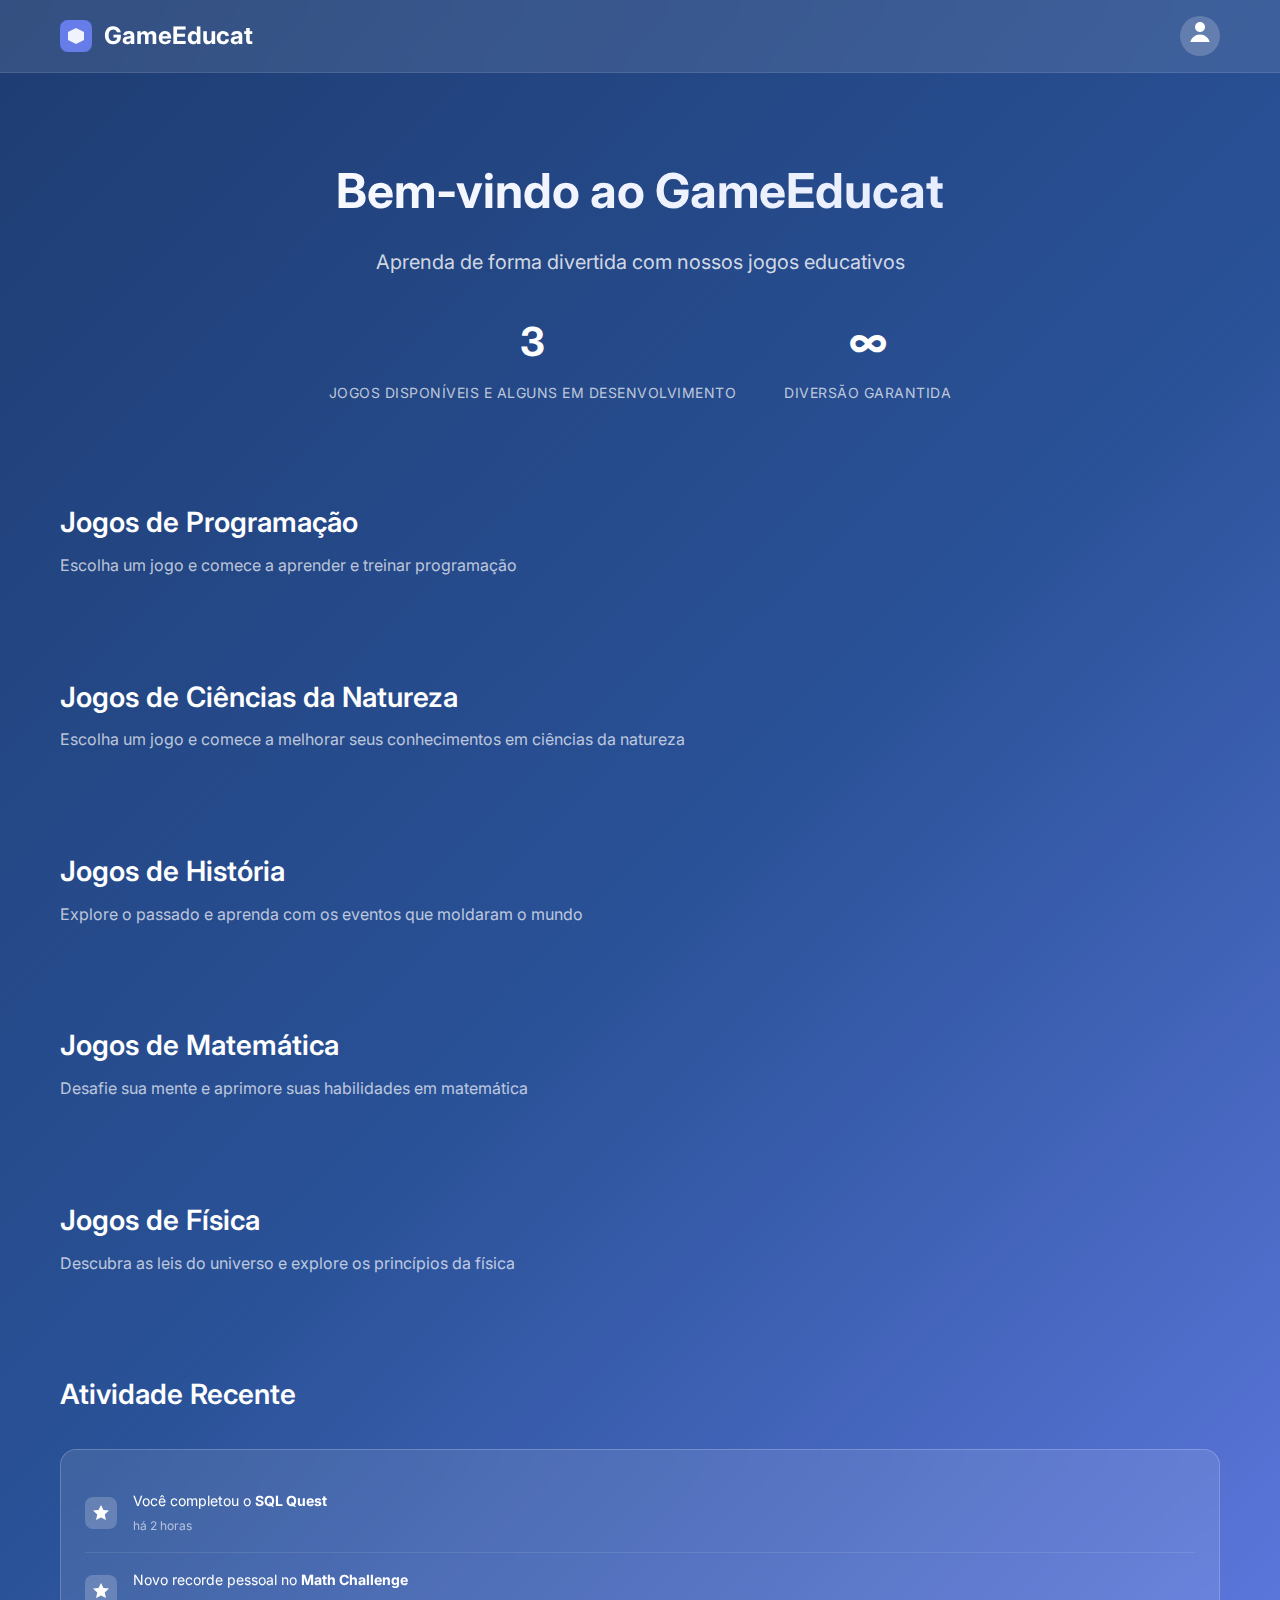
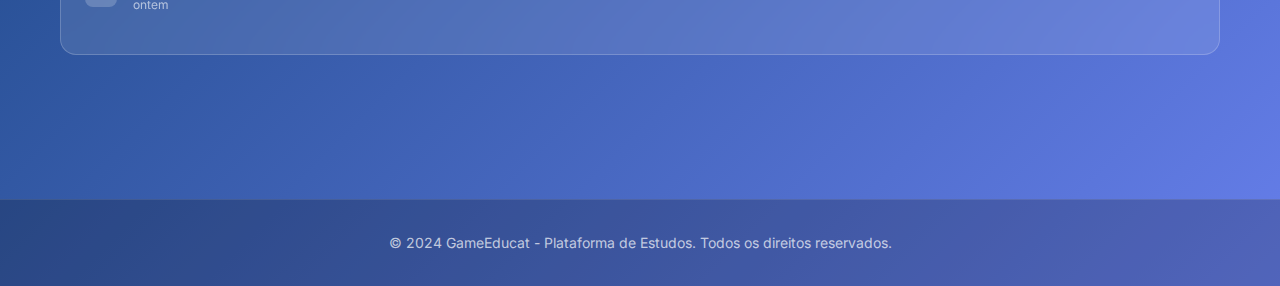
<file: index.html>
<!DOCTYPE html>
<html lang="pt-BR">
<head>
    <meta charset="UTF-8">
    <meta name="viewport" content="width=device-width, initial-scale=1.0">
    <title>GameEducat - Plataforma de Estudos Por Jogos</title>
    <link rel="stylesheet" href="game-center.css">
    <link href="https://fonts.googleapis.com/css2?family=Inter:wght@300;400;500;600;700&display=swap" rel="stylesheet">
</head>
<body>
    <!-- Header -->
    <header class="header">
        <div class="container">
            <div class="header-content">
                <div class="logo">
                    <div class="logo-icon">
                        <svg width="32" height="32" viewBox="0 0 32 32" fill="none">
                            <rect width="32" height="32" rx="8" fill="url(#gradient1)"/>
                            <path d="M8 12L16 8L24 12V20L16 24L8 20V12Z" fill="white" opacity="0.9"/>
                            <defs>
                                <linearGradient id="gradient1" x1="0" y1="0" x2="32" y2="32">
                                    <stop stop-color="#667eea"/>
                                    <stop offset="1" stop-color="#764ba2"/>
                                </linearGradient>
                            </defs>
                        </svg>
                    </div>
                    <h1 class="logo-text">GameEducat</h1>
                </div>
                <div class="user-profile">
                    <div class="user-avatar">
                        <div class="avatar-circle">
                            <svg width="20" height="20" viewBox="0 0 20 20" fill="none">
                                <path d="M10 10C12.7614 10 15 7.76142 15 5C15 2.23858 12.7614 0 10 0C7.23858 0 5 2.23858 5 5C5 7.76142 7.23858 10 10 10Z" fill="currentColor"/>
                                <path d="M10 12.5C4.47715 12.5 0 16.9772 0 22.5H20C20 16.9772 15.5228 12.5 10 12.5Z" fill="currentColor"/>
                            </svg>
                        </div>
                    </div>
                </div>
            </div>
        </div>
    </header>

    <!-- Main Content -->
    <main class="main">
        <div class="container">
            <!-- Hero Section -->
            <section class="hero">
                <div class="hero-content">
                    <h2 class="hero-title">Bem-vindo ao GameEducat</h2>
                    <p class="hero-subtitle">Aprenda de forma divertida com nossos jogos educativos</p>
                </div>
                <div class="hero-stats">
                    <div class="stat-item">
                        <div class="stat-number">3</div>
                        <div class="stat-label">Jogos Disponíveis e alguns em desenvolvimento</div>
                    </div>
                    <div class="stat-item">
                        <div class="stat-number">∞</div>
                        <div class="stat-label">Diversão Garantida</div>
                    </div>
                </div>
            </section>

            <!-- Games Grid - Programação -->
            <section class="games-section">
                <div class="section-header">
                    <h3 class="section-title">Jogos de Programação</h3>
                    <div class="section-subtitle">Escolha um jogo e comece a aprender e treinar programação</div>
                </div>
                
                <div class="games-grid" id="games-grid-programacao">
                    <!-- Games will be dynamically inserted here -->
                </div>
            </section>

            <!-- Games Grid - Ciências da Natureza -->
            <section class="games-section">
                <div class="section-header">
                    <h3 class="section-title">Jogos de Ciências da Natureza</h3>
                    <div class="section-subtitle">Escolha um jogo e comece a melhorar seus conhecimentos em ciências da natureza</div>
                </div>
                
                <div class="games-grid" id="games-grid-natureza">
                    <!-- Games will be dynamically inserted here -->
                </div>
            </section>

            <!-- Games Grid - História -->
            <section class="games-section">
                <div class="section-header">
                    <h3 class="section-title">Jogos de História</h3>
                    <div class="section-subtitle">Explore o passado e aprenda com os eventos que moldaram o mundo</div>
                </div>
                
                <div class="games-grid" id="games-grid-historia">
                    <!-- Games will be dynamically inserted here -->
                </div>
            </section>

            <!-- Games Grid - Matemática -->
            <section class="games-section">
                <div class="section-header">
                    <h3 class="section-title">Jogos de Matemática</h3>
                    <div class="section-subtitle">Desafie sua mente e aprimore suas habilidades em matemática</div>
                </div>
                
                <div class="games-grid" id="games-grid-matematica">
                    <!-- Games will be dynamically inserted here -->
                </div>
            </section>

            <!-- Games Grid - Física -->
            <section class="games-section">
                <div class="section-header">
                    <h3 class="section-title">Jogos de Física</h3>
                    <div class="section-subtitle">Descubra as leis do universo e explore os princípios da física</div>
                </div>
                
                <div class="games-grid" id="games-grid-fisica">
                    <!-- Games will be dynamically inserted here -->
                </div>
            </section>

            <!-- Recent Activity -->
            <section class="activity-section">
                <div class="section-header">
                    <h3 class="section-title">Atividade Recente</h3>
                </div>
                
                <div class="activity-feed" id="activity-feed">
                    <div class="activity-item">
                        <div class="activity-icon">
                            <svg width="16" height="16" viewBox="0 0 16 16" fill="none">
                                <path d="M8 0L10.472 5.056L16 5.528L11.764 9.472L12.944 15L8 12.528L3.056 15L4.236 9.472L0 5.528L5.528 5.056L8 0Z" fill="currentColor"/>
                            </svg>
                        </div>
                        <div class="activity-content">
                            <div class="activity-text">Você completou o <strong>SQL Quest</strong></div>
                            <div class="activity-time">há 2 horas</div>
                        </div>
                    </div>
                    
                    <div class="activity-item">
                        <div class="activity-icon">
                            <svg width="16" height="16" viewBox="0 0 16 16" fill="none">
                                <path d="M8 0L10.472 5.056L16 5.528L11.764 9.472L12.944 15L8 12.528L3.056 15L4.236 9.472L0 5.528L5.528 5.056L8 0Z" fill="currentColor"/>
                            </svg>
                        </div>
                        <div class="activity-content">
                            <div class="activity-text">Novo recorde pessoal no <strong>Math Challenge</strong></div>
                            <div class="activity-time">ontem</div>
                        </div>
                    </div>
                </div>
            </section>
        </div>
    </main>

    <!-- Footer -->
    <footer class="footer">
        <div class="container">
            <div class="footer-content">
               <p>&copy; 2024 GameEducat - Plataforma de Estudos. Todos os direitos reservados.</p>
            </div>
        </div>
    </footer>

    <!-- Game Modal -->
    <div id="game-modal" class="modal hidden">
        <div class="modal-overlay" id="modal-overlay"></div>
        <div class="modal-content">
            <div class="modal-header">
                <h3 id="modal-title">Título do Jogo</h3>
                <button class="modal-close" id="modal-close">
                    <svg width="24" height="24" viewBox="0 0 24 24" fill="none">
                        <path d="M18 6L6 18M6 6L18 18" stroke="currentColor" stroke-width="2" stroke-linecap="round"/>
                    </svg>
                </button>
            </div>
            <div class="modal-body">
                <div class="game-preview" id="game-preview">
                    <div class="preview-icon" id="preview-icon"></div>
                </div>
                <div class="game-info">
                    <p id="modal-description">Descrição do jogo</p>
                    <div class="game-stats">
                        <div class="stat">
                            <span class="stat-label">Dificuldade:</span>
                            <span id="modal-difficulty">Médio</span>
                        </div>
                        <div class="stat">
                            <span class="stat-label">Tempo estimado:</span>
                            <span id="modal-duration">15-30 min</span>
                        </div>
                    </div>
                </div>
            </div>
            <div class="modal-footer">
                <button class="btn btn-secondary" id="modal-cancel">Cancelar</button>
                <button class="btn btn-primary" id="modal-play">Jogar Agora</button>
            </div>
        </div>
    </div>

    <script src="game-center.js"></script>
</body>
</html>
</file>
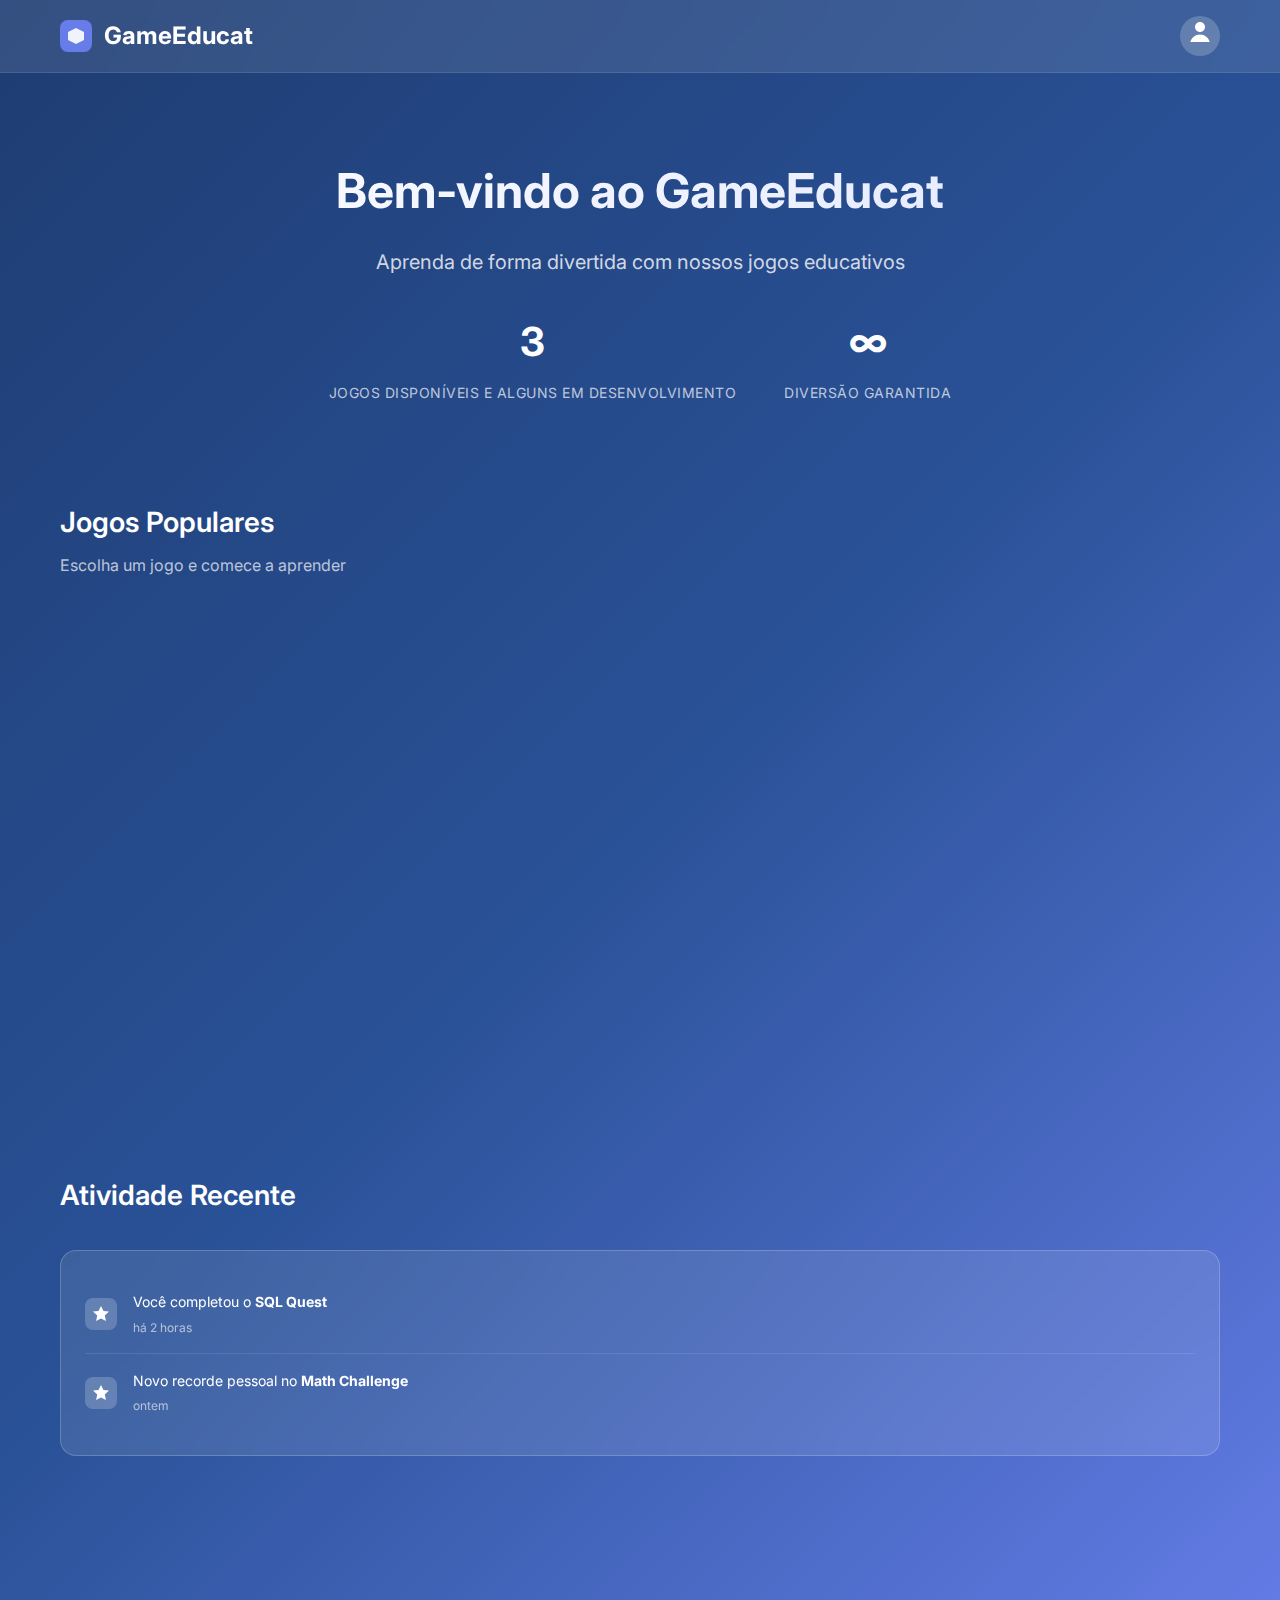
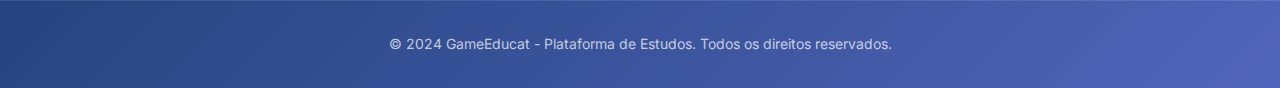
<file: game-center.html>
<!DOCTYPE html>
<html lang="pt-BR">
<head>
    <meta charset="UTF-8">
    <meta name="viewport" content="width=device-width, initial-scale=1.0">
    <title>GameEducat - Plataforma de Estudos</title>
    <link rel="stylesheet" href="game-center.css">
    <link href="https://fonts.googleapis.com/css2?family=Inter:wght@300;400;500;600;700&display=swap" rel="stylesheet">
</head>
<body>
    <!-- Header -->
    <header class="header">
        <div class="container">
            <div class="header-content">
                <div class="logo">
                    <div class="logo-icon">
                        <svg width="32" height="32" viewBox="0 0 32 32" fill="none">
                            <rect width="32" height="32" rx="8" fill="url(#gradient1)"/>
                            <path d="M8 12L16 8L24 12V20L16 24L8 20V12Z" fill="white" opacity="0.9"/>
                            <defs>
                                <linearGradient id="gradient1" x1="0" y1="0" x2="32" y2="32">
                                    <stop stop-color="#667eea"/>
                                    <stop offset="1" stop-color="#764ba2"/>
                                </linearGradient>
                            </defs>
                        </svg>
                    </div>
                    <h1 class="logo-text">GameEducat</h1>
                </div>
                <div class="user-profile">
                    <div class="user-avatar">
                        <div class="avatar-circle">
                            <svg width="20" height="20" viewBox="0 0 20 20" fill="none">
                                <path d="M10 10C12.7614 10 15 7.76142 15 5C15 2.23858 12.7614 0 10 0C7.23858 0 5 2.23858 5 5C5 7.76142 7.23858 10 10 10Z" fill="currentColor"/>
                                <path d="M10 12.5C4.47715 12.5 0 16.9772 0 22.5H20C20 16.9772 15.5228 12.5 10 12.5Z" fill="currentColor"/>
                            </svg>
                        </div>
                    </div>
                </div>
            </div>
        </div>
    </header>

    <!-- Main Content -->
    <main class="main">
        <div class="container">
            <!-- Hero Section -->
            <section class="hero">
                <div class="hero-content">
                    <h2 class="hero-title">Bem-vindo ao GameEducat</h2>
                    <p class="hero-subtitle">Aprenda de forma divertida com nossos jogos educativos</p>
                </div>
                <div class="hero-stats">
                    <div class="stat-item">
                        <div class="stat-number">3</div>
                        <div class="stat-label">Jogos Disponíveis e alguns em desenvolvimento</div>
                    </div>
                    <div class="stat-item">
                        <div class="stat-number">∞</div>
                        <div class="stat-label">Diversão Garantida</div>
                    </div>
                </div>
            </section>

            <!-- Games Grid -->
            <section class="games-section">
                <div class="section-header">
                    <h3 class="section-title">Jogos Populares</h3>
                    <div class="section-subtitle">Escolha um jogo e comece a aprender</div>
                </div>
                
                <div class="games-grid" id="games-grid">
                    <!-- Games will be dynamically inserted here -->
                </div>
            </section>

            <!-- Recent Activity -->
            <section class="activity-section">
                <div class="section-header">
                    <h3 class="section-title">Atividade Recente</h3>
                </div>
                
                <div class="activity-feed" id="activity-feed">
                    <div class="activity-item">
                        <div class="activity-icon">
                            <svg width="16" height="16" viewBox="0 0 16 16" fill="none">
                                <path d="M8 0L10.472 5.056L16 5.528L11.764 9.472L12.944 15L8 12.528L3.056 15L4.236 9.472L0 5.528L5.528 5.056L8 0Z" fill="currentColor"/>
                            </svg>
                        </div>
                        <div class="activity-content">
                            <div class="activity-text">Você completou o <strong>SQL Quest</strong></div>
                            <div class="activity-time">há 2 horas</div>
                        </div>
                    </div>
                    
                    <div class="activity-item">
                        <div class="activity-icon">
                            <svg width="16" height="16" viewBox="0 0 16 16" fill="none">
                                <path d="M8 0L10.472 5.056L16 5.528L11.764 9.472L12.944 15L8 12.528L3.056 15L4.236 9.472L0 5.528L5.528 5.056L8 0Z" fill="currentColor"/>
                            </svg>
                        </div>
                        <div class="activity-content">
                            <div class="activity-text">Novo recorde pessoal no <strong>Math Challenge</strong></div>
                            <div class="activity-time">ontem</div>
                        </div>
                    </div>
                </div>
            </section>
        </div>
    </main>

    <!-- Footer -->
    <footer class="footer">
        <div class="container">
            <div class="footer-content">
               <p>&copy; 2024 GameEducat - Plataforma de Estudos. Todos os direitos reservados.</p>
            </div>
        </div>
    </footer>

    <!-- Game Modal -->
    <div id="game-modal" class="modal hidden">
        <div class="modal-overlay" id="modal-overlay"></div>
        <div class="modal-content">
            <div class="modal-header">
                <h3 id="modal-title">Título do Jogo</h3>
                <button class="modal-close" id="modal-close">
                    <svg width="24" height="24" viewBox="0 0 24 24" fill="none">
                        <path d="M18 6L6 18M6 6L18 18" stroke="currentColor" stroke-width="2" stroke-linecap="round"/>
                    </svg>
                </button>
            </div>
            <div class="modal-body">
                <div class="game-preview" id="game-preview">
                    <div class="preview-icon" id="preview-icon"></div>
                </div>
                <div class="game-info">
                    <p id="modal-description">Descrição do jogo</p>
                    <div class="game-stats">
                        <div class="stat">
                            <span class="stat-label">Dificuldade:</span>
                            <span id="modal-difficulty">Médio</span>
                        </div>
                        <div class="stat">
                            <span class="stat-label">Tempo estimado:</span>
                            <span id="modal-duration">15-30 min</span>
                        </div>
                    </div>
                </div>
            </div>
            <div class="modal-footer">
                <button class="btn btn-secondary" id="modal-cancel">Cancelar</button>
                <button class="btn btn-primary" id="modal-play">Jogar Agora</button>
            </div>
        </div>
    </div>

    <script src="game-center.js"></script>
</body>
</html>
</file>
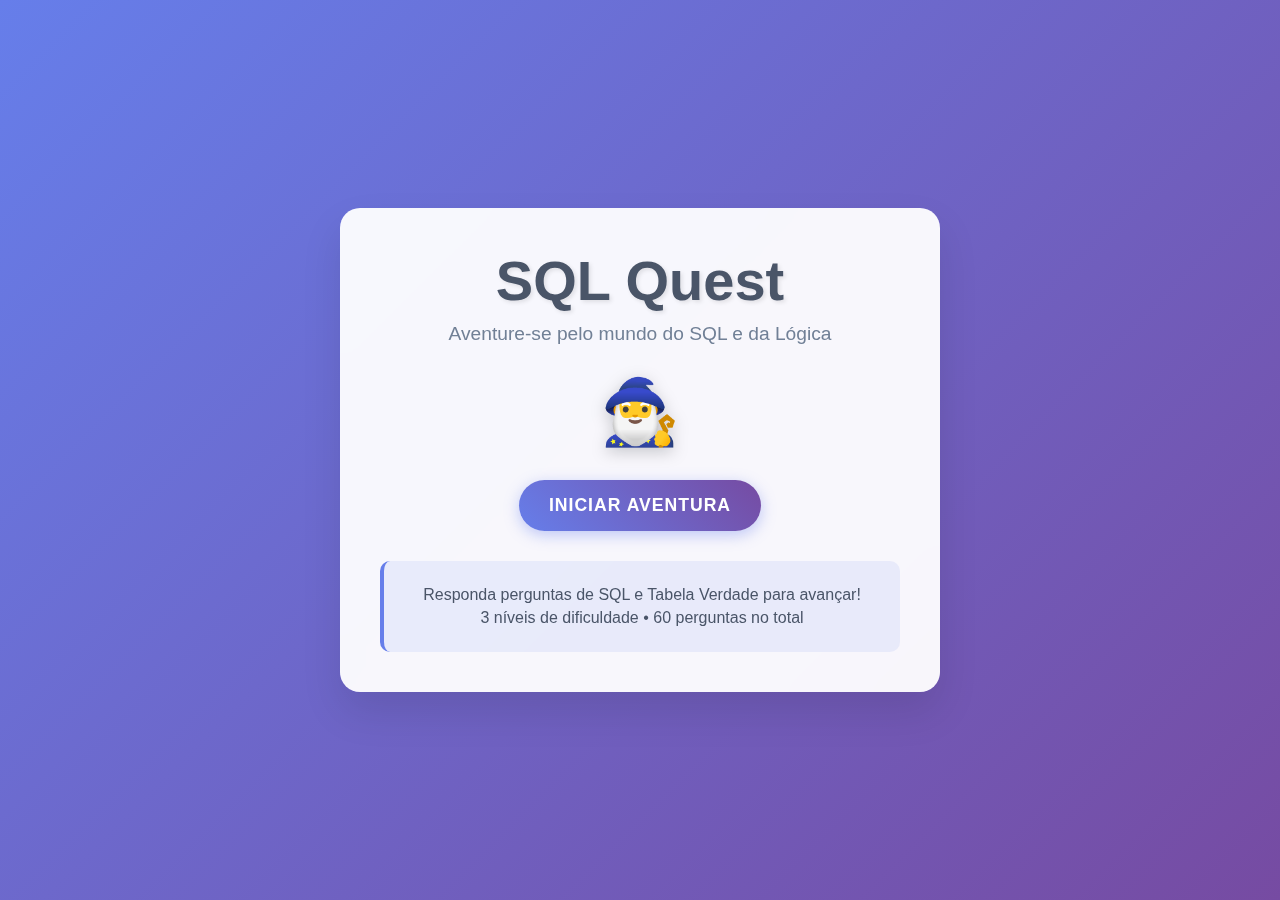
<file: sqlquest.html>
<!DOCTYPE html>
<html lang="pt-BR">
<head>
    <meta charset="UTF-8">
    <meta name="viewport" content="width=device-width, initial-scale=1.0">
    <title>SQL Quest - Jogo Interativo de SQL</title>
    <link rel="stylesheet" href="styles.css">
</head>
<body>
    <!-- Tela inicial -->
    <div id="start-screen" class="screen active">
        <div class="container">
            <h1 class="game-title">SQL Quest</h1>
            <p class="game-subtitle">Aventure-se pelo mundo do SQL e da Lógica</p>
            <div class="character-preview">
                <div class="character" id="preview-character">🧙‍♂️</div>
            </div>
            <button id="start-btn" class="btn btn-primary">Iniciar Aventura</button>
            <div class="game-info">
                <p>Responda perguntas de SQL e Tabela Verdade para avançar!</p>
                <p>3 níveis de dificuldade • 60 perguntas no total</p>
            </div>
        </div>
    </div>

    <!-- Tela do jogo -->
    <div id="game-screen" class="screen">
        <div class="game-header">
            <div class="progress-container">
                <div class="level-info">
                    <span id="current-level">Nível 1</span>
                    <span id="question-counter">1/20</span>
                </div>
                <div class="progress-bar">
                    <div id="progress-fill" class="progress-fill"></div>
                </div>
            </div>
            <div class="score-info">
                <span id="score">Pontuação: 0</span>
            </div>
        </div>

        <div class="game-content">
            <div class="character-section">
                <div class="character-container">
                    <div class="character" id="game-character">🧙‍♂️</div>
                    <div class="character-path">
                        <div class="path-segment" data-level="1"></div>
                        <div class="path-segment" data-level="2"></div>
                        <div class="path-segment" data-level="3"></div>
                    </div>
                </div>
            </div>

            <div class="question-section">
                <div class="question-container">
                    <h2 id="question-text" class="question-text">Carregando pergunta...</h2>
                    <div id="options-container" class="options-container">
                        <!-- Opções serão inseridas dinamicamente -->
                    </div>
                </div>
            </div>
        </div>

        <!-- Feedback de resposta -->
        <div id="feedback" class="feedback hidden">
            <div class="feedback-content">
                <div id="feedback-icon" class="feedback-icon"></div>
                <div id="feedback-message" class="feedback-message"></div>
            </div>
        </div>
    </div>

    <!-- Tela de fim de jogo -->
    <div id="end-screen" class="screen">
        <div class="container">
            <h1 class="end-title">Parabéns!</h1>
            <div class="character-celebration">
                <div class="character" id="end-character">🧙‍♂️</div>
            </div>
            <div class="final-stats">
                <h2>Sua Jornada foi Concluída!</h2>
                <div class="stats">
                    <div class="stat">
                        <span class="stat-label">Pontuação Final:</span>
                        <span id="final-score" class="stat-value">0</span>
                    </div>
                    <div class="stat">
                        <span class="stat-label">Acertos:</span>
                        <span id="final-correct" class="stat-value">0</span>
                    </div>
                    <div class="stat">
                        <span class="stat-label">Precisão:</span>
                        <span id="final-accuracy" class="stat-value">0%</span>
                    </div>
                </div>
            </div>
            <div class="end-actions">
                <button id="restart-btn" class="btn btn-primary">Jogar Novamente</button>
            </div>
        </div>
    </div>

    <!-- Canvas para confetes -->
    <canvas id="confetti-canvas"></canvas>

    <!-- Mensagens positivas -->
    <div id="positive-messages" class="positive-messages hidden">
        <div class="message-content">
            <span id="message-text"></span>
        </div>
    </div>

    <script src="script.js"></script>
</body>
</html>
</file>
<file: game-center.css>
/* Reset e configurações básicas */
* {
    margin: 0;
    padding: 0;
    box-sizing: border-box;
}

body {
    font-family: 'Inter', -apple-system, BlinkMacSystemFont, 'Segoe UI', Roboto, sans-serif;
    background: linear-gradient(135deg, #1e3c72 0%, #2a5298 50%, #667eea 100%);
    min-height: 100vh;
    color: #ffffff;
    line-height: 1.6;
}

.container {
    max-width: 1200px;
    margin: 0 auto;
    padding: 0 20px;
}

/* Header */
.header {
    background: rgba(255, 255, 255, 0.1);
    backdrop-filter: blur(20px);
    border-bottom: 1px solid rgba(255, 255, 255, 0.1);
    position: sticky;
    top: 0;
    z-index: 100;
}

.header-content {
    display: flex;
    justify-content: space-between;
    align-items: center;
    padding: 1rem 0;
}

.logo {
    display: flex;
    align-items: center;
    gap: 12px;
}

.logo-icon {
    display: flex;
    align-items: center;
    justify-content: center;
}

.logo-text {
    font-size: 1.5rem;
    font-weight: 700;
    color: #ffffff;
    content: "GameEducat";
}

.user-profile {
    display: flex;
    align-items: center;
}

.user-avatar {
    width: 40px;
    height: 40px;
    border-radius: 50%;
    background: rgba(255, 255, 255, 0.2);
    display: flex;
    align-items: center;
    justify-content: center;
    cursor: pointer;
    transition: all 0.3s ease;
}

.user-avatar:hover {
    background: rgba(255, 255, 255, 0.3);
    transform: scale(1.05);
}

.avatar-circle {
    color: #ffffff;
}

/* Main Content */
.main {
    padding: 2rem 0;
}

/* Hero Section */
.hero {
    text-align: center;
    padding: 3rem 0;
    margin-bottom: 3rem;
}

.hero-content {
    margin-bottom: 2rem;
}

.hero-title {
    font-size: 3rem;
    font-weight: 700;
    margin-bottom: 1rem;
    background: linear-gradient(135deg, #ffffff 0%, #e0e7ff 100%);
    -webkit-background-clip: text;
    -webkit-text-fill-color: transparent;
    background-clip: text;
}

.hero-subtitle {
    font-size: 1.25rem;
    color: rgba(255, 255, 255, 0.8);
    font-weight: 400;
}

.hero-stats {
    display: flex;
    justify-content: center;
    gap: 3rem;
    margin-top: 2rem;
}

.stat-item {
    text-align: center;
}

.stat-number {
    font-size: 2.5rem;
    font-weight: 700;
    color: #ffffff;
    margin-bottom: 0.5rem;
}

.stat-label {
    font-size: 0.875rem;
    color: rgba(255, 255, 255, 0.7);
    text-transform: uppercase;
    letter-spacing: 0.5px;
}

/* Section Headers */
.section-header {
    margin-bottom: 2rem;
}

.section-title {
    font-size: 1.75rem;
    font-weight: 600;
    color: #ffffff;
    margin-bottom: 0.5rem;
}

.section-subtitle {
    color: rgba(255, 255, 255, 0.7);
    font-size: 1rem;
}

/* Games Grid */
.games-section {
    margin-bottom: 4rem;
}

.games-grid {
    display: grid;
    grid-template-columns: repeat(auto-fit, minmax(320px, 1fr));
    gap: 1.5rem;
    margin-bottom: 2rem;
}

.game-card {
    background: rgba(255, 255, 255, 0.1);
    backdrop-filter: blur(20px);
    border: 1px solid rgba(255, 255, 255, 0.2);
    border-radius: 16px;
    padding: 1.5rem;
    cursor: pointer;
    transition: all 0.3s ease;
    position: relative;
    overflow: hidden;
}

.game-card::before {
    content: '';
    position: absolute;
    top: 0;
    left: 0;
    right: 0;
    bottom: 0;
    background: linear-gradient(135deg, rgba(255, 255, 255, 0.1) 0%, rgba(255, 255, 255, 0.05) 100%);
    opacity: 0;
    transition: opacity 0.3s ease;
}

.game-card:hover {
    transform: translateY(-4px);
    box-shadow: 0 20px 40px rgba(0, 0, 0, 0.2);
    border-color: rgba(255, 255, 255, 0.3);
}

.game-card:hover::before {
    opacity: 1;
}

.game-header {
    display: flex;
    align-items: center;
    gap: 1rem;
    margin-bottom: 1rem;
    position: relative;
    z-index: 1;
}

.game-icon {
    width: 48px;
    height: 48px;
    border-radius: 12px;
    display: flex;
    align-items: center;
    justify-content: center;
    font-size: 1.5rem;
    color: #ffffff;
    flex-shrink: 0;
}

.game-info h3 {
    font-size: 1.25rem;
    font-weight: 600;
    color: #ffffff;
    margin-bottom: 0.25rem;
}

.game-status {
    font-size: 0.875rem;
    color: rgba(255, 255, 255, 0.7);
}

.game-description {
    color: rgba(255, 255, 255, 0.8);
    font-size: 0.875rem;
    line-height: 1.5;
    margin-bottom: 1rem;
    position: relative;
    z-index: 1;
}

.game-footer {
    display: flex;
    justify-content: space-between;
    align-items: center;
    position: relative;
    z-index: 1;
}

.game-difficulty {
    display: flex;
    align-items: center;
    gap: 0.5rem;
    font-size: 0.75rem;
    color: rgba(255, 255, 255, 0.7);
    text-transform: uppercase;
    letter-spacing: 0.5px;
}

.difficulty-dots {
    display: flex;
    gap: 2px;
}

.difficulty-dot {
    width: 4px;
    height: 4px;
    border-radius: 50%;
    background: rgba(255, 255, 255, 0.3);
}

.difficulty-dot.active {
    background: #ffffff;
}

.play-button {
    background: rgba(255, 255, 255, 0.2);
    border: 1px solid rgba(255, 255, 255, 0.3);
    color: #ffffff;
    padding: 0.5rem 1rem;
    border-radius: 8px;
    font-size: 0.875rem;
    font-weight: 500;
    cursor: pointer;
    transition: all 0.3s ease;
}

.play-button:hover {
    background: rgba(255, 255, 255, 0.3);
    transform: scale(1.05);
}

/* Activity Section */
.activity-section {
    margin-bottom: 3rem;
}

.activity-feed {
    background: rgba(255, 255, 255, 0.1);
    backdrop-filter: blur(20px);
    border: 1px solid rgba(255, 255, 255, 0.2);
    border-radius: 16px;
    padding: 1.5rem;
}

.activity-item {
    display: flex;
    align-items: center;
    gap: 1rem;
    padding: 1rem 0;
    border-bottom: 1px solid rgba(255, 255, 255, 0.1);
}

.activity-item:last-child {
    border-bottom: none;
}

.activity-icon {
    width: 32px;
    height: 32px;
    border-radius: 8px;
    background: rgba(255, 255, 255, 0.2);
    display: flex;
    align-items: center;
    justify-content: center;
    color: #ffffff;
    flex-shrink: 0;
}

.activity-content {
    flex: 1;
}

.activity-text {
    color: #ffffff;
    font-size: 0.875rem;
    margin-bottom: 0.25rem;
}

.activity-time {
    color: rgba(255, 255, 255, 0.6);
    font-size: 0.75rem;
}

/* Footer */
.footer {
    background: rgba(0, 0, 0, 0.2);
    border-top: 1px solid rgba(255, 255, 255, 0.1);
    padding: 2rem 0;
    margin-top: 4rem;
}

.footer-content {
    text-align: center;
    color: rgba(255, 255, 255, 0.7);
    font-size: 0.875rem;
}

/* Modal */
.modal {
    position: fixed;
    top: 0;
    left: 0;
    right: 0;
    bottom: 0;
    z-index: 1000;
    display: flex;
    align-items: center;
    justify-content: center;
    padding: 2rem;
}

.modal.hidden {
    display: none;
}

.modal-overlay {
    position: absolute;
    top: 0;
    left: 0;
    right: 0;
    bottom: 0;
    background: rgba(0, 0, 0, 0.8);
    backdrop-filter: blur(10px);
}

.modal-content {
    background: rgba(255, 255, 255, 0.1);
    backdrop-filter: blur(20px);
    border: 1px solid rgba(255, 255, 255, 0.2);
    border-radius: 20px;
    padding: 2rem;
    max-width: 500px;
    width: 100%;
    position: relative;
    z-index: 1;
}

.modal-header {
    display: flex;
    justify-content: space-between;
    align-items: center;
    margin-bottom: 1.5rem;
}

.modal-header h3 {
    font-size: 1.5rem;
    font-weight: 600;
    color: #ffffff;
}

.modal-close {
    background: none;
    border: none;
    color: rgba(255, 255, 255, 0.7);
    cursor: pointer;
    padding: 0.5rem;
    border-radius: 8px;
    transition: all 0.3s ease;
}

.modal-close:hover {
    background: rgba(255, 255, 255, 0.1);
    color: #ffffff;
}

.modal-body {
    margin-bottom: 2rem;
}

.game-preview {
    text-align: center;
    margin-bottom: 1.5rem;
}

.preview-icon {
    width: 80px;
    height: 80px;
    border-radius: 16px;
    margin: 0 auto 1rem;
    display: flex;
    align-items: center;
    justify-content: center;
    font-size: 2rem;
    color: #ffffff;
}

.game-info p {
    color: rgba(255, 255, 255, 0.8);
    line-height: 1.6;
    margin-bottom: 1rem;
}

.game-stats {
    display: flex;
    flex-direction: column;
    gap: 0.5rem;
}

.stat {
    display: flex;
    justify-content: space-between;
    align-items: center;
}

.stat-label {
    color: rgba(255, 255, 255, 0.7);
    font-size: 0.875rem;
}

.modal-footer {
    display: flex;
    gap: 1rem;
    justify-content: flex-end;
}

.btn {
    padding: 0.75rem 1.5rem;
    border-radius: 10px;
    font-size: 0.875rem;
    font-weight: 500;
    cursor: pointer;
    transition: all 0.3s ease;
    border: none;
}

.btn-primary {
    background: linear-gradient(135deg, #667eea 0%, #764ba2 100%);
    color: #ffffff;
}

.btn-primary:hover {
    transform: translateY(-2px);
    box-shadow: 0 10px 20px rgba(102, 126, 234, 0.3);
}

.btn-secondary {
    background: rgba(255, 255, 255, 0.1);
    color: #ffffff;
    border: 1px solid rgba(255, 255, 255, 0.2);
}

.btn-secondary:hover {
    background: rgba(255, 255, 255, 0.2);
}

/* Responsividade */
@media (max-width: 768px) {
    .hero-title {
        font-size: 2rem;
    }
    
    .hero-subtitle {
        font-size: 1rem;
    }
    
    .hero-stats {
        gap: 2rem;
    }
    
    .games-grid {
        grid-template-columns: 1fr;
    }
    
    .modal-content {
        margin: 1rem;
        padding: 1.5rem;
    }
    
    .modal-footer {
        flex-direction: column;
    }
    
    .btn {
        width: 100%;
    }
}

@media (max-width: 480px) {
    .container {
        padding: 0 15px;
    }
    
    .hero {
        padding: 2rem 0;
    }
    
    .hero-stats {
        flex-direction: column;
        gap: 1rem;
    }
    
    .game-card {
        padding: 1rem;
    }
}
</file>
<file: styles.css>
/* Reset e configurações básicas */
* {
    margin: 0;
    padding: 0;
    box-sizing: border-box;
}

body {
    font-family: 'Segoe UI', Tahoma, Geneva, Verdana, sans-serif;
    background: linear-gradient(135deg, #667eea 0%, #764ba2 100%);
    min-height: 100vh;
    overflow-x: hidden;
}

/* Telas */
.screen {
    display: none;
    min-height: 100vh;
    padding: 20px;
}

.screen.active {
    display: flex;
    flex-direction: column;
    justify-content: center;
    align-items: center;
}

.container {
    text-align: center;
    max-width: 600px;
    width: 100%;
    background: rgba(255, 255, 255, 0.95);
    border-radius: 20px;
    padding: 40px;
    box-shadow: 0 20px 40px rgba(0, 0, 0, 0.1);
    backdrop-filter: blur(10px);
}

/* Tela inicial */
.game-title {
    font-size: 3.5rem;
    font-weight: bold;
    color: #4a5568;
    margin-bottom: 10px;
    text-shadow: 2px 2px 4px rgba(0, 0, 0, 0.1);
}

.game-subtitle {
    font-size: 1.2rem;
    color: #718096;
    margin-bottom: 30px;
}

.character-preview {
    margin: 30px 0;
}

.character {
    font-size: 4rem;
    display: inline-block;
    animation: bounce 2s infinite;
    filter: drop-shadow(0 4px 8px rgba(0, 0, 0, 0.2));
}

@keyframes bounce {
    0%, 20%, 50%, 80%, 100% {
        transform: translateY(0);
    }
    40% {
        transform: translateY(-10px);
    }
    60% {
        transform: translateY(-5px);
    }
}

.game-info {
    margin-top: 30px;
    padding: 20px;
    background: rgba(102, 126, 234, 0.1);
    border-radius: 10px;
    border-left: 4px solid #667eea;
}

.game-info p {
    margin: 5px 0;
    color: #4a5568;
}

/* Botões */
.btn {
    padding: 15px 30px;
    font-size: 1.1rem;
    font-weight: bold;
    border: none;
    border-radius: 50px;
    cursor: pointer;
    transition: all 0.3s ease;
    text-transform: uppercase;
    letter-spacing: 1px;
}

.btn-primary {
    background: linear-gradient(45deg, #667eea, #764ba2);
    color: white;
    box-shadow: 0 4px 15px rgba(102, 126, 234, 0.4);
}

.btn-primary:hover {
    transform: translateY(-2px);
    box-shadow: 0 6px 20px rgba(102, 126, 234, 0.6);
}

.btn-primary:active {
    transform: translateY(0);
}

/* Tela do jogo */
#game-screen {
    display: none;
    padding: 0;
    min-height: 100vh;
}

#game-screen.active {
    display: block;
}

.game-header {
    background: rgba(255, 255, 255, 0.95);
    padding: 20px;
    box-shadow: 0 2px 10px rgba(0, 0, 0, 0.1);
    backdrop-filter: blur(10px);
}

.progress-container {
    max-width: 800px;
    margin: 0 auto;
}

.level-info {
    display: flex;
    justify-content: space-between;
    margin-bottom: 10px;
    font-weight: bold;
    color: #4a5568;
}

.progress-bar {
    width: 100%;
    height: 8px;
    background: rgba(0, 0, 0, 0.1);
    border-radius: 4px;
    overflow: hidden;
}

.progress-fill {
    height: 100%;
    background: linear-gradient(45deg, #667eea, #764ba2);
    width: 0%;
    transition: width 0.5s ease;
}

.score-info {
    text-align: center;
    margin-top: 15px;
    font-weight: bold;
    color: #4a5568;
    font-size: 1.1rem;
}

.game-content {
    display: flex;
    min-height: calc(100vh - 120px);
    max-width: 1200px;
    margin: 0 auto;
    padding: 20px;
    gap: 40px;
}

.character-section {
    flex: 1;
    display: flex;
    align-items: center;
    justify-content: center;
}

.character-container {
    position: relative;
    width: 100%;
    max-width: 400px;
}

#game-character {
    font-size: 5rem;
    position: absolute;
    left: 0;
    top: 50%;
    transform: translateY(-50%);
    transition: left 1s ease-in-out;
    z-index: 10;
}

.character-path {
    display: flex;
    justify-content: space-between;
    align-items: center;
    height: 60px;
    background: linear-gradient(90deg, #e2e8f0, #cbd5e0);
    border-radius: 30px;
    padding: 0 20px;
    position: relative;
    margin-top: 50px;
}

.path-segment {
    width: 40px;
    height: 40px;
    border-radius: 50%;
    background: #a0aec0;
    display: flex;
    align-items: center;
    justify-content: center;
    font-weight: bold;
    color: white;
    position: relative;
    transition: all 0.3s ease;
}

.path-segment.completed {
    background: linear-gradient(45deg, #48bb78, #38a169);
    transform: scale(1.1);
}

.path-segment.current {
    background: linear-gradient(45deg, #667eea, #764ba2);
    animation: pulse 2s infinite;
}

@keyframes pulse {
    0% {
        box-shadow: 0 0 0 0 rgba(102, 126, 234, 0.7);
    }
    70% {
        box-shadow: 0 0 0 10px rgba(102, 126, 234, 0);
    }
    100% {
        box-shadow: 0 0 0 0 rgba(102, 126, 234, 0);
    }
}

.question-section {
    flex: 2;
    display: flex;
    align-items: center;
    justify-content: center;
}

.question-container {
    background: rgba(255, 255, 255, 0.95);
    border-radius: 20px;
    padding: 40px;
    box-shadow: 0 10px 30px rgba(0, 0, 0, 0.1);
    backdrop-filter: blur(10px);
    width: 100%;
    max-width: 600px;
}

.question-text {
    font-size: 1.4rem;
    color: #2d3748;
    margin-bottom: 30px;
    line-height: 1.6;
    text-align: left;
}

.options-container {
    display: grid;
    gap: 15px;
}

.option-btn {
    padding: 20px;
    background: #f7fafc;
    border: 2px solid #e2e8f0;
    border-radius: 15px;
    cursor: pointer;
    transition: all 0.3s ease;
    text-align: left;
    font-size: 1rem;
    color: #2d3748;
    font-weight: 500;
}

.option-btn:hover {
    background: #edf2f7;
    border-color: #cbd5e0;
    transform: translateY(-2px);
    box-shadow: 0 4px 12px rgba(0, 0, 0, 0.1);
}

.option-btn.correct {
    background: linear-gradient(45deg, #48bb78, #38a169);
    color: white;
    border-color: #38a169;
}

.option-btn.incorrect {
    background: linear-gradient(45deg, #f56565, #e53e3e);
    color: white;
    border-color: #e53e3e;
}

.option-btn.disabled {
    pointer-events: none;
    opacity: 0.7;
}

/* Feedback */
.feedback {
    position: fixed;
    top: 50%;
    left: 50%;
    transform: translate(-50%, -50%);
    background: rgba(255, 255, 255, 0.98);
    border-radius: 20px;
    padding: 40px;
    box-shadow: 0 20px 40px rgba(0, 0, 0, 0.2);
    backdrop-filter: blur(10px);
    z-index: 1000;
    text-align: center;
    min-width: 300px;
}

.feedback.hidden {
    display: none;
}

.feedback-icon {
    font-size: 4rem;
    margin-bottom: 20px;
}

.feedback-message {
    font-size: 1.3rem;
    font-weight: bold;
    color: #2d3748;
}

/* Tela final */
.end-title {
    font-size: 3rem;
    color: #4a5568;
    margin-bottom: 20px;
}

.character-celebration {
    margin: 30px 0;
}

.character-celebration .character {
    font-size: 6rem;
    animation: celebrate 1s infinite alternate;
}

@keyframes celebrate {
    0% {
        transform: rotate(-10deg) scale(1);
    }
    100% {
        transform: rotate(10deg) scale(1.1);
    }
}

.final-stats {
    margin: 30px 0;
}

.final-stats h2 {
    color: #4a5568;
    margin-bottom: 20px;
}

.stats {
    display: grid;
    gap: 15px;
    margin: 20px 0;
}

.stat {
    display: flex;
    justify-content: space-between;
    align-items: center;
    padding: 15px;
    background: rgba(102, 126, 234, 0.1);
    border-radius: 10px;
}

.stat-label {
    font-weight: bold;
    color: #4a5568;
}

.stat-value {
    font-size: 1.2rem;
    font-weight: bold;
    color: #667eea;
}

/* Confetes */
#confetti-canvas {
    position: fixed;
    top: 0;
    left: 0;
    width: 100%;
    height: 100%;
    pointer-events: none;
    z-index: 9999;
}

/* Mensagens positivas */
.positive-messages {
    position: fixed;
    top: 20%;
    left: 50%;
    transform: translateX(-50%);
    z-index: 1001;
    pointer-events: none;
}

.positive-messages.hidden {
    display: none;
}

.message-content {
    background: linear-gradient(45deg, #48bb78, #38a169);
    color: white;
    padding: 20px 40px;
    border-radius: 50px;
    font-size: 1.5rem;
    font-weight: bold;
    box-shadow: 0 10px 30px rgba(72, 187, 120, 0.4);
    animation: messageSlide 3s ease-in-out;
}

@keyframes messageSlide {
    0% {
        opacity: 0;
        transform: translateY(-50px) scale(0.8);
    }
    20% {
        opacity: 1;
        transform: translateY(0) scale(1);
    }
    80% {
        opacity: 1;
        transform: translateY(0) scale(1);
    }
    100% {
        opacity: 0;
        transform: translateY(-20px) scale(0.9);
    }
}

/* Responsividade */
@media (max-width: 768px) {
    .game-content {
        flex-direction: column;
        gap: 20px;
    }
    
    .character-section {
        order: 2;
    }
    
    .question-section {
        order: 1;
    }
    
    .game-title {
        font-size: 2.5rem;
    }
    
    .container {
        padding: 20px;
        margin: 10px;
    }
    
    .question-container {
        padding: 20px;
    }
    
    .question-text {
        font-size: 1.2rem;
    }
    
    #game-character {
        font-size: 3rem;
    }
    
    .character-celebration .character {
        font-size: 4rem;
    }
}
</file>
